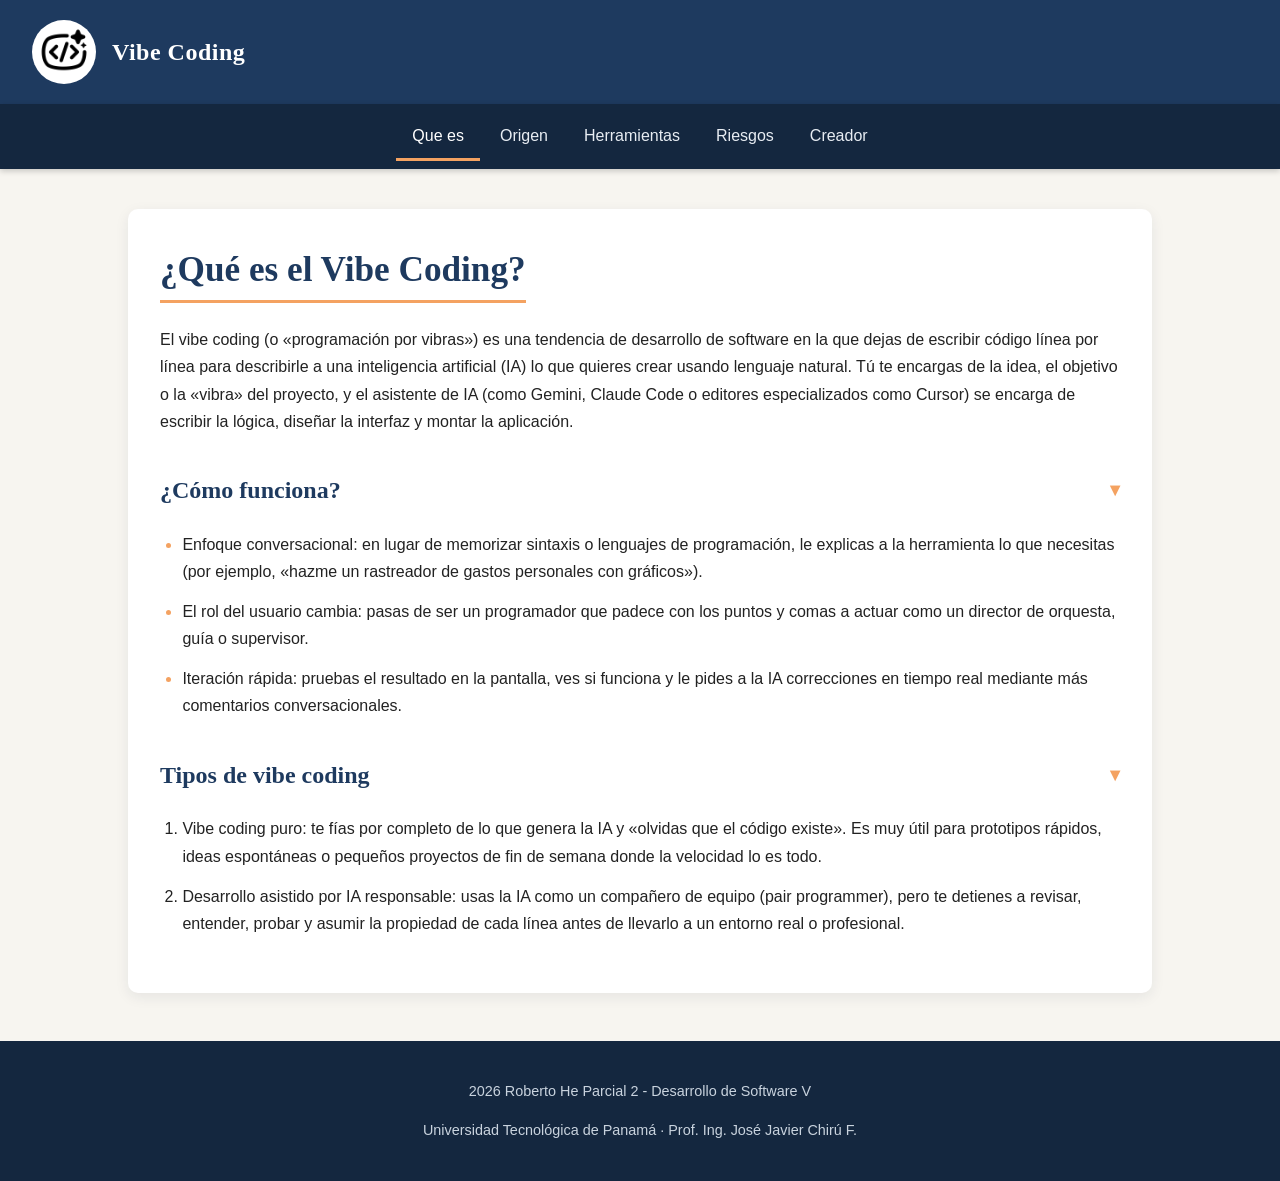
<file: index.html>
<!DOCTYPE html>
<html lang="es">
<head>
  <meta charset="UTF-8">
  <title>Vibe Coding | Qué es</title>
  <link rel="stylesheet" href="css/style.css">
</head>
<body>

  <header class="encabezado">
    <img src="img/vibecode.png" alt="Logo del sitio Vibe Coding">
    <p class="sitio-titulo">Vibe Coding</p>
  </header>

  <nav class="navbar">
    <a href="index.html" class="activo">Que es</a>
    <a href="origen.html">Origen</a>
    <a href="herramientas.html">Herramientas</a>
    <a href="riesgos.html">Riesgos</a>
    <a href="creador.html">Creador</a>
  </nav>

  <main>
    <h1>¿Qué es el Vibe Coding?</h1>
    <p>El vibe coding (o «programación por vibras») es una tendencia de desarrollo de software en la que dejas de escribir código línea por línea para describirle a una inteligencia artificial (IA) lo que quieres crear usando lenguaje natural.
    Tú te encargas de la idea, el objetivo o la «vibra» del proyecto, y el asistente de IA (como Gemini, Claude Code o editores especializados como Cursor) se encarga de escribir la lógica, diseñar la interfaz y montar la aplicación.</p>

    <h2>¿Cómo funciona?</h2>
    <ul>
      <li>Enfoque conversacional: en lugar de memorizar sintaxis o lenguajes de programación, le explicas a la herramienta lo que necesitas (por ejemplo, «hazme un rastreador de gastos personales con gráficos»).</li>
      <li>El rol del usuario cambia: pasas de ser un programador que padece con los puntos y comas a actuar como un director de orquesta, guía o supervisor.</li>
      <li>Iteración rápida: pruebas el resultado en la pantalla, ves si funciona y le pides a la IA correcciones en tiempo real mediante más comentarios conversacionales.</li>
    </ul>

    <h2>Tipos de vibe coding</h2>
    <ol>
      <li>Vibe coding puro: te fías por completo de lo que genera la IA y «olvidas que el código existe». Es muy útil para prototipos rápidos, ideas espontáneas o pequeños proyectos de fin de semana donde la velocidad lo es todo.</li>
      <li>Desarrollo asistido por IA responsable: usas la IA como un compañero de equipo (pair programmer), pero te detienes a revisar, entender, probar y asumir la propiedad de cada línea antes de llevarlo a un entorno real o profesional.</li>
    </ol>
  </main>

  <footer class="pie">
    <p>2026 Roberto He Parcial 2 - Desarrollo de Software V</p>
    <p>Universidad Tecnológica de Panamá · Prof. Ing. José Javier Chirú F.</p>
  </footer>
    <script src="js/script.js" defer></script>
</body>
</html>
</file>
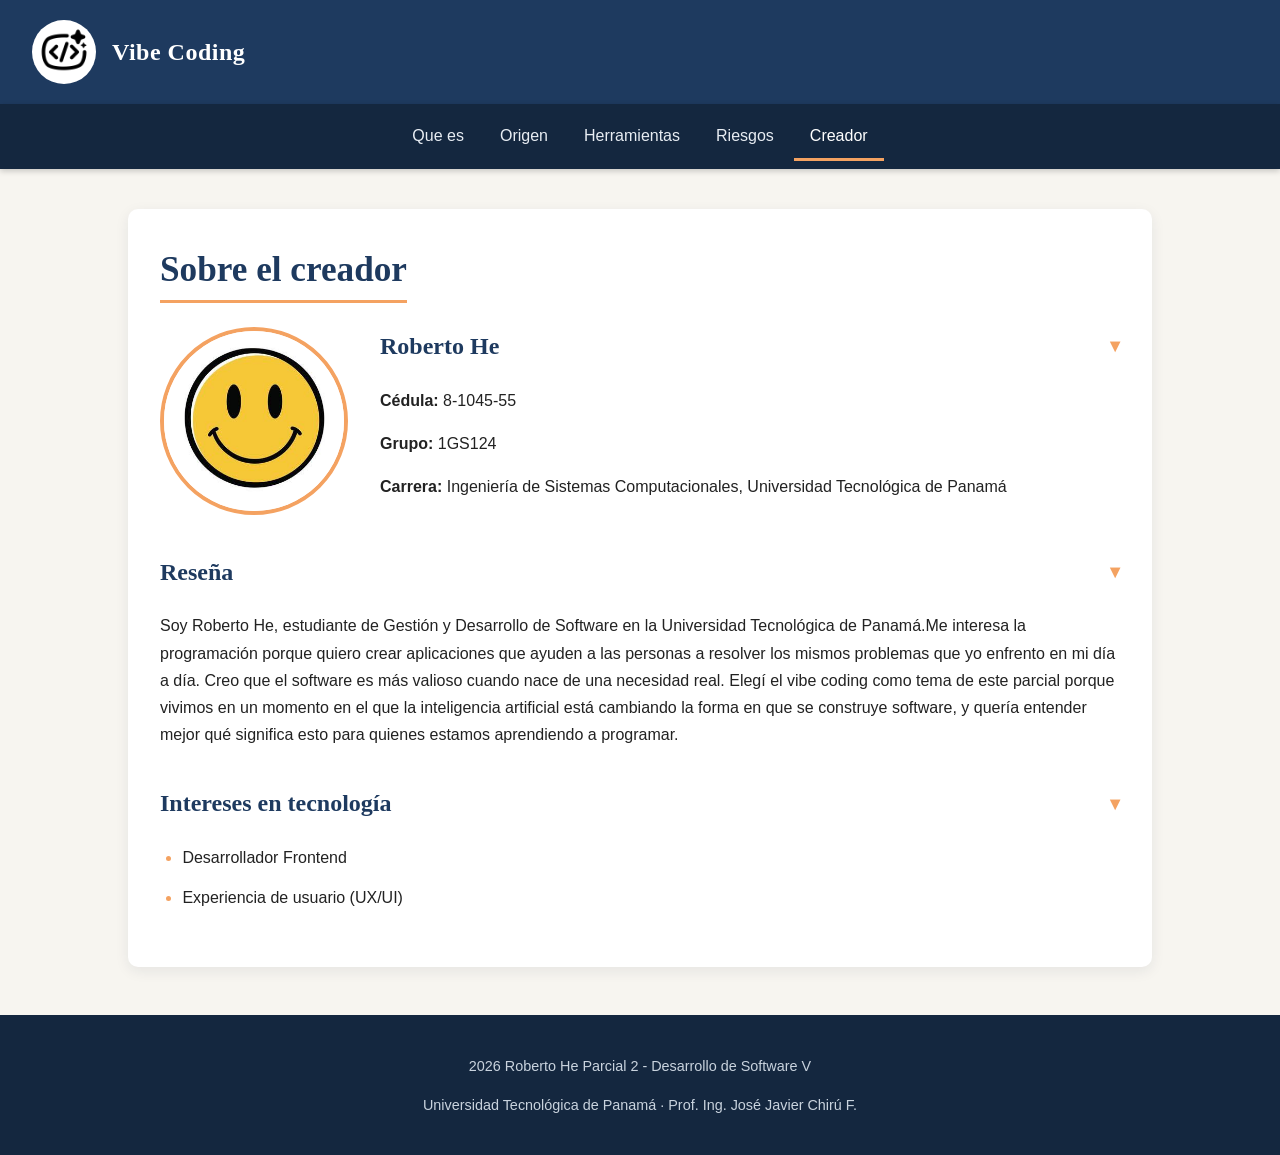
<file: creador.html>
<!DOCTYPE html>
<html lang="es">
<head>
  <meta charset="UTF-8">
  <title>Vibe Coding | Creador</title>
  <link rel="stylesheet" href="css/style.css">
</head>
<body>

  <header class="encabezado">
    <img src="img/vibecode.png" alt="Logo del sitio Vibe Coding">
    <p class="sitio-titulo">Vibe Coding</p>
  </header>

  <nav class="navbar">
    <a href="index.html">Que es</a>
    <a href="origen.html">Origen</a>
    <a href="herramientas.html">Herramientas</a>
    <a href="riesgos.html">Riesgos</a>
    <a href="creador.html" class="activo">Creador</a>
  </nav>

  <main>
    <h1>Sobre el creador</h1>

    <section class="creador">
      <img src="img/creador.jpg" alt="Fotografía de [Tu nombre]" class="foto-creador">
      <div class="creador-info">
        <h2>Roberto He</h2>
        <p><strong>Cédula:</strong> 8-1045-55</p>
        <p><strong>Grupo:</strong> 1GS124</p>
        <p><strong>Carrera:</strong> Ingeniería de Sistemas Computacionales, Universidad Tecnológica de Panamá</p>
      </div>
    </section>

    <h2>Reseña</h2>
    <p> Soy Roberto He, estudiante de Gestión y Desarrollo de Software en la Universidad Tecnológica de Panamá.Me interesa la programación porque quiero crear aplicaciones que ayuden a las personas a resolver los mismos problemas que yo enfrento en mi día a día. Creo que el software es más valioso cuando nace de una necesidad real. Elegí el vibe coding como tema de este parcial porque vivimos en un momento en el que la inteligencia artificial está cambiando la forma en que se construye software, y quería entender mejor qué significa esto para quienes estamos aprendiendo a programar.</p>

    <h2>Intereses en tecnología</h2>
    <ul>
      <li>Desarrollador Frontend</li>
      <li>Experiencia de usuario (UX/UI)</li>
    </ul>

  </main>

  <footer class="pie">
    <p>2026 Roberto He Parcial 2 - Desarrollo de Software V</p>
    <p>Universidad Tecnológica de Panamá · Prof. Ing. José Javier Chirú F.</p>
  </footer>

  <script src="js/script.js" defer></script>
</body>
</html>
</file>
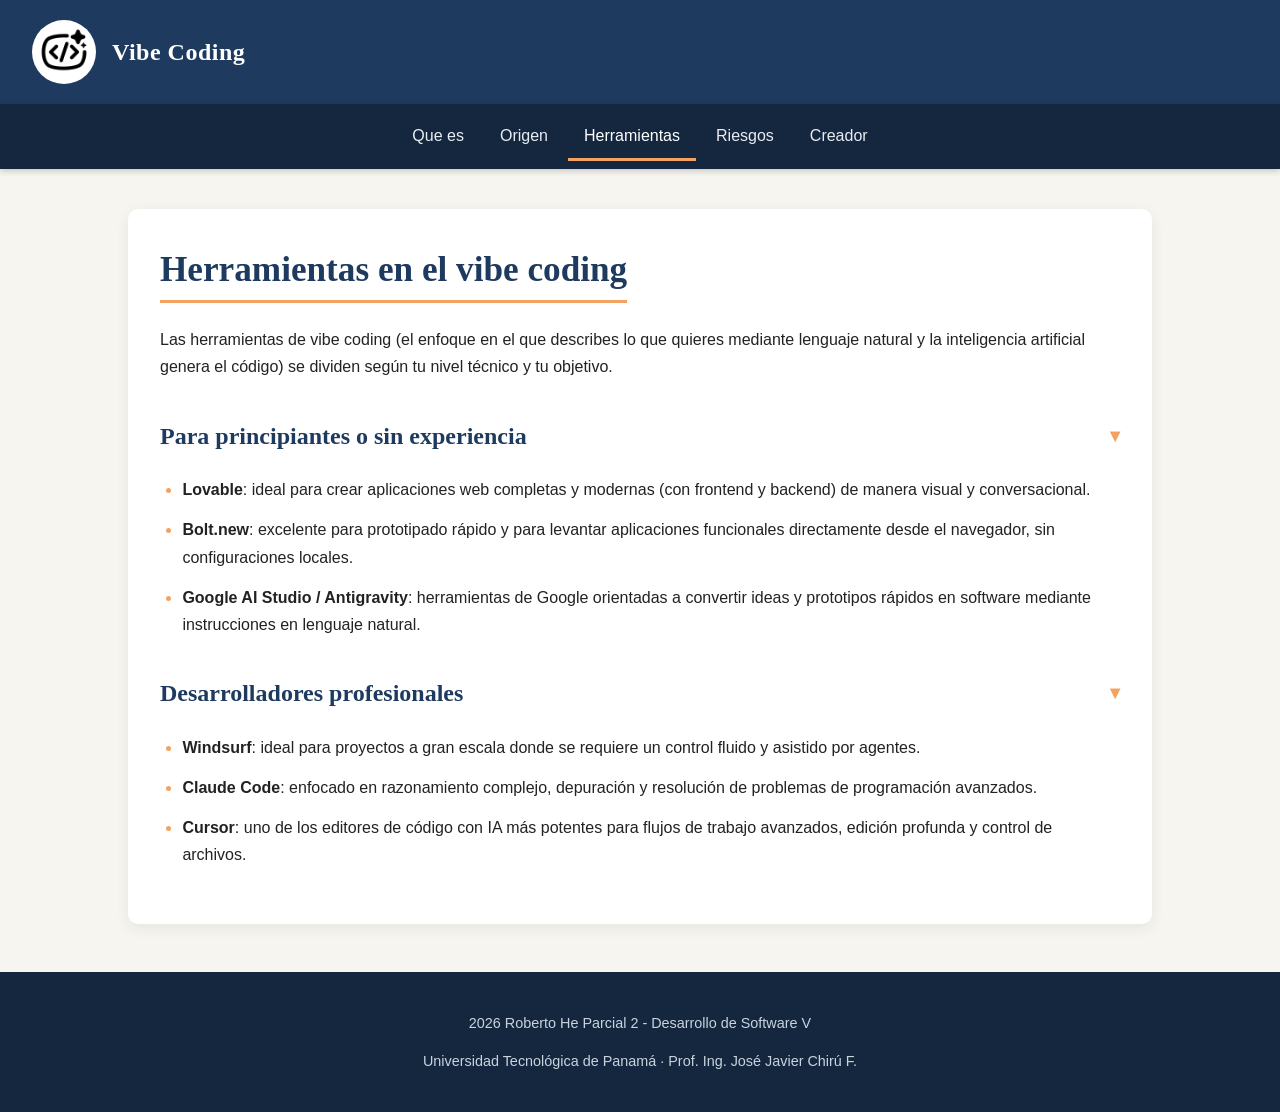
<file: herramientas.html>
<!DOCTYPE html>
<html lang="es">
<head>
  <meta charset="UTF-8">
  <title>Vibe Coding | Herramientas</title>
  <link rel="stylesheet" href="css/style.css">
</head>
<body>

  <header class="encabezado">
    <img src="img/vibecode.png" alt="Logo del sitio Vibe Coding">
    <p class="sitio-titulo">Vibe Coding</p>
  </header>
  
  <nav class="navbar">
    <a href="index.html">Que es</a>
    <a href="origen.html">Origen</a>
    <a href="herramientas.html" class="activo">Herramientas</a>
    <a href="riesgos.html">Riesgos</a>
    <a href="creador.html">Creador</a>
  </nav>

  <main>
    <h1>Herramientas en el vibe coding</h1>
    <p>Las herramientas de vibe coding (el enfoque en el que describes lo que quieres mediante lenguaje natural y la inteligencia artificial genera el código) se dividen según tu nivel técnico y tu objetivo.</p>

    <h2>Para principiantes o sin experiencia</h2>
    <ul>
      <li><strong>Lovable</strong>: ideal para crear aplicaciones web completas y modernas (con frontend y backend) de manera visual y conversacional.</li>
      <li><strong>Bolt.new</strong>: excelente para prototipado rápido y para levantar aplicaciones funcionales directamente desde el navegador, sin configuraciones locales.</li>
      <li><strong>Google AI Studio / Antigravity</strong>: herramientas de Google orientadas a convertir ideas y prototipos rápidos en software mediante instrucciones en lenguaje natural.</li>
    </ul>

    <h2>Desarrolladores profesionales</h2>
    <ul>
      <li><strong>Windsurf</strong>: ideal para proyectos a gran escala donde se requiere un control fluido y asistido por agentes.</li>
      <li><strong>Claude Code</strong>: enfocado en razonamiento complejo, depuración y resolución de problemas de programación avanzados.</li>
      <li><strong>Cursor</strong>: uno de los editores de código con IA más potentes para flujos de trabajo avanzados, edición profunda y control de archivos.</li>
    </ul>
  </main>

  <footer class="pie">
    <p>2026 Roberto He Parcial 2 - Desarrollo de Software V</p>
    <p>Universidad Tecnológica de Panamá · Prof. Ing. José Javier Chirú F.</p>
  </footer>
  <script src="js/script.js" defer></script>
</body>
</html>
</file>
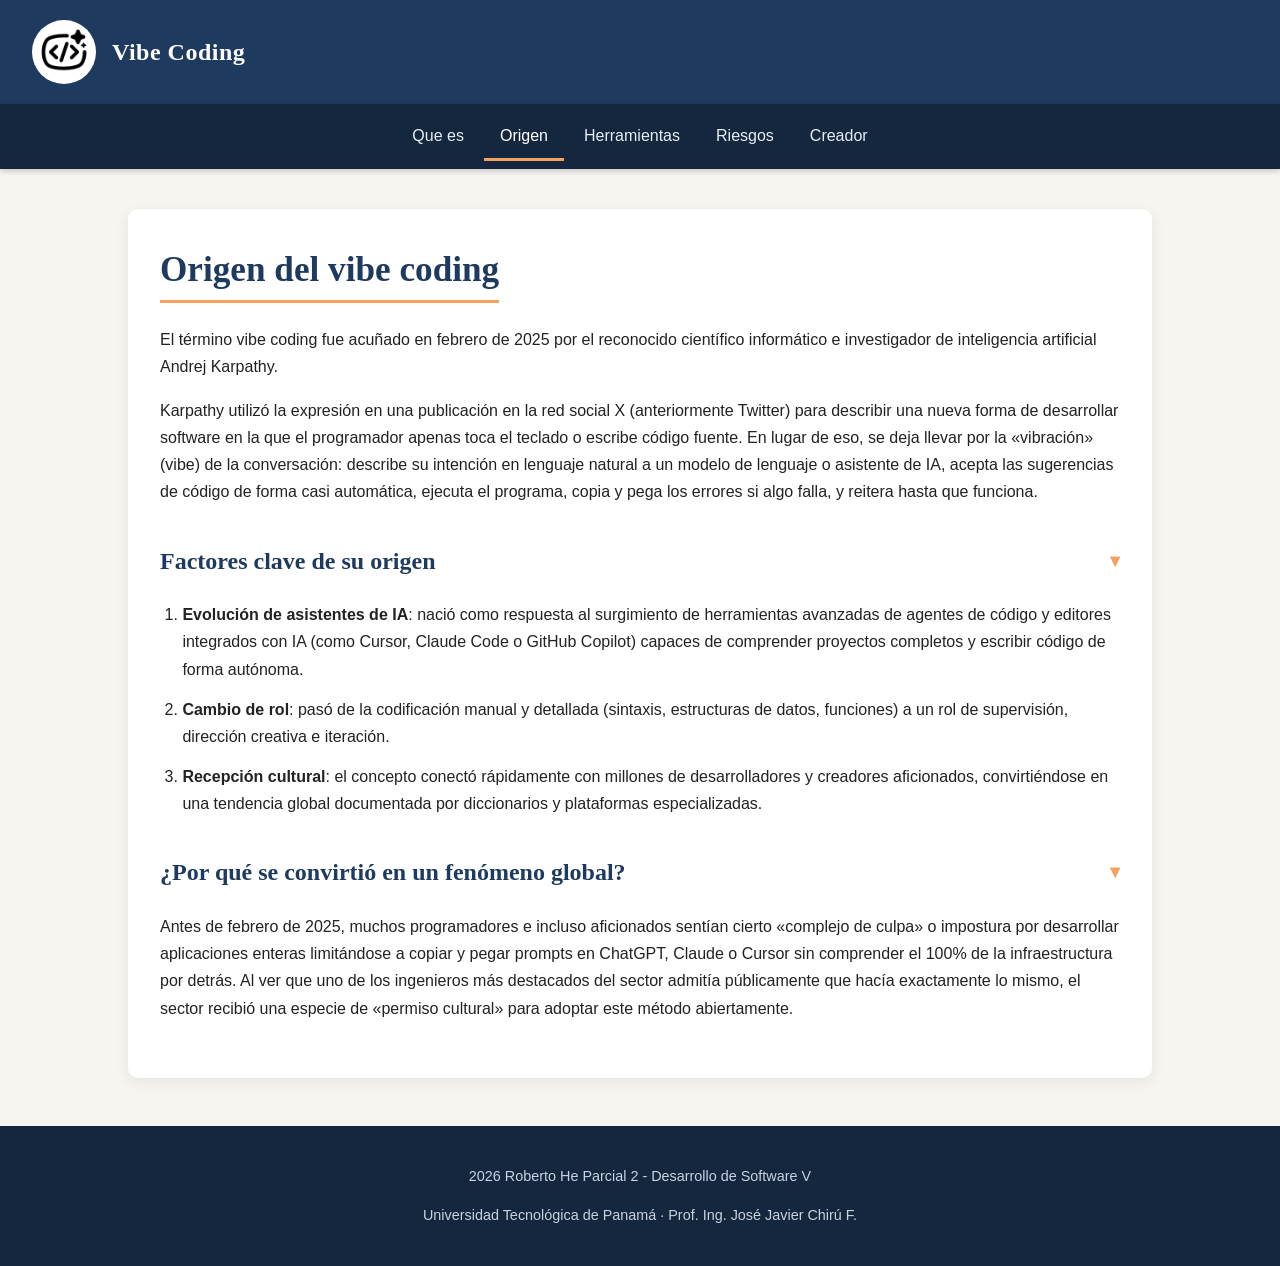
<file: origen.html>
<!DOCTYPE html>
<html lang="es">
<head>
  <meta charset="UTF-8">
  <title>Vibe Coding | Origen</title>
  <link rel="stylesheet" href="css/style.css">
</head>
<body>

  <header class="encabezado">
    <img src="img/vibecode.png" alt="Logo del sitio Vibe Coding">
    <p class="sitio-titulo">Vibe Coding</p>
  </header>

  <nav class="navbar">
    <a href="index.html">Que es</a>
    <a href="origen.html" class="activo">Origen</a>
    <a href="herramientas.html">Herramientas</a>
    <a href="riesgos.html">Riesgos</a>
    <a href="creador.html">Creador</a>
    
  </nav>

  <main>
    <h1>Origen del vibe coding</h1>
    <p>El término vibe coding fue acuñado en febrero de 2025 por el reconocido científico informático e investigador de inteligencia artificial Andrej Karpathy.</p>
    <p>Karpathy utilizó la expresión en una publicación en la red social X (anteriormente Twitter) para describir una nueva forma de desarrollar software en la que el programador apenas toca el teclado o escribe código fuente. En lugar de eso, se deja llevar por la «vibración» (vibe) de la conversación: describe su intención en lenguaje natural a un modelo de lenguaje o asistente de IA, acepta las sugerencias de código de forma casi automática, ejecuta el programa, copia y pega los errores si algo falla, y reitera hasta que funciona.</p>

    <h2>Factores clave de su origen</h2>
    <ol>
      <li><strong>Evolución de asistentes de IA</strong>: nació como respuesta al surgimiento de herramientas avanzadas de agentes de código y editores integrados con IA (como Cursor, Claude Code o GitHub Copilot) capaces de comprender proyectos completos y escribir código de forma autónoma.</li>
      <li><strong>Cambio de rol</strong>: pasó de la codificación manual y detallada (sintaxis, estructuras de datos, funciones) a un rol de supervisión, dirección creativa e iteración.</li>
      <li><strong>Recepción cultural</strong>: el concepto conectó rápidamente con millones de desarrolladores y creadores aficionados, convirtiéndose en una tendencia global documentada por diccionarios y plataformas especializadas.</li>
    </ol>

    <h2>¿Por qué se convirtió en un fenómeno global?</h2>
    <p>Antes de febrero de 2025, muchos programadores e incluso aficionados sentían cierto «complejo de culpa» o impostura por desarrollar aplicaciones enteras limitándose a copiar y pegar prompts en ChatGPT, Claude o Cursor sin comprender el 100% de la infraestructura por detrás. Al ver que uno de los ingenieros más destacados del sector admitía públicamente que hacía exactamente lo mismo, el sector recibió una especie de «permiso cultural» para adoptar este método abiertamente.</p>
  </main>

  <footer class="pie">
    <p>2026 Roberto He Parcial 2 - Desarrollo de Software V</p>
    <p>Universidad Tecnológica de Panamá · Prof. Ing. José Javier Chirú F.</p>
  </footer>
    <script src="js/script.js" defer></script>
</body>
</html>
</file>
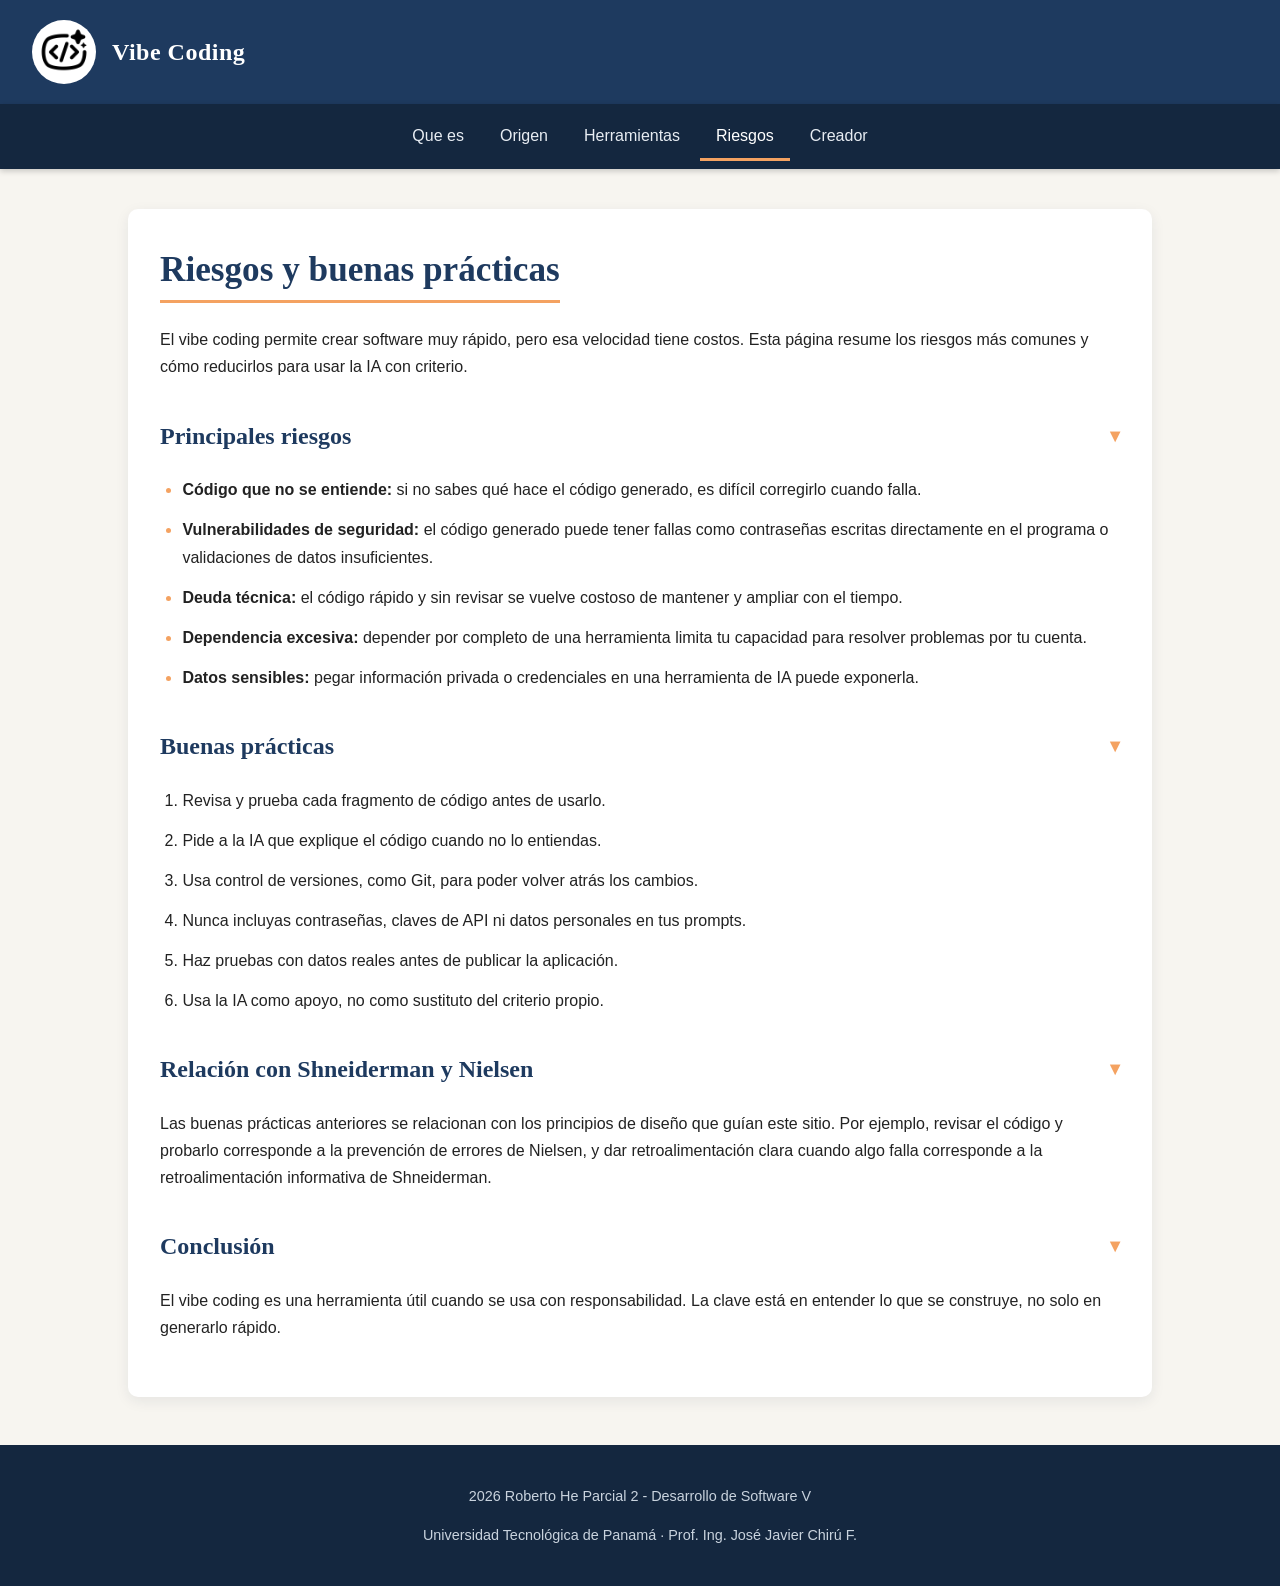
<file: riesgos.html>
<!DOCTYPE html>
<html lang="es">
<head>
  <meta charset="UTF-8">
  <title>Vibe Coding | Riesgos</title>
  <link rel="stylesheet" href="css/style.css">
</head>
<body>

  <header class="encabezado">
    <img src="img/vibecode.png" alt="Logo del sitio Vibe Coding">
    <p class="sitio-titulo">Vibe Coding</p>
  </header>

  <nav class="navbar">
    <a href="index.html">Que es</a>
    <a href="origen.html">Origen</a>
    <a href="herramientas.html">Herramientas</a>
    <a href="riesgos.html" class="activo">Riesgos</a>
    <a href="creador.html">Creador</a>
  </nav>

  <main>
    <h1>Riesgos y buenas prácticas</h1>
    <p>El vibe coding permite crear software muy rápido, pero esa velocidad tiene costos. Esta página resume los riesgos más comunes y cómo reducirlos para usar la IA con criterio.</p>

    <h2>Principales riesgos</h2>
    <ul>
      <li><strong>Código que no se entiende:</strong> si no sabes qué hace el código generado, es difícil corregirlo cuando falla.</li>
      <li><strong>Vulnerabilidades de seguridad:</strong> el código generado puede tener fallas como contraseñas escritas directamente en el programa o validaciones de datos insuficientes.</li>
      <li><strong>Deuda técnica:</strong> el código rápido y sin revisar se vuelve costoso de mantener y ampliar con el tiempo.</li>
      <li><strong>Dependencia excesiva:</strong> depender por completo de una herramienta limita tu capacidad para resolver problemas por tu cuenta.</li>
      <li><strong>Datos sensibles:</strong> pegar información privada o credenciales en una herramienta de IA puede exponerla.</li>
    </ul>

    <h2>Buenas prácticas</h2>
    <ol>
      <li>Revisa y prueba cada fragmento de código antes de usarlo.</li>
      <li>Pide a la IA que explique el código cuando no lo entiendas.</li>
      <li>Usa control de versiones, como Git, para poder volver atrás los cambios.</li>
      <li>Nunca incluyas contraseñas, claves de API ni datos personales en tus prompts.</li>
      <li>Haz pruebas con datos reales antes de publicar la aplicación.</li>
      <li>Usa la IA como apoyo, no como sustituto del criterio propio.</li>
    </ol>

    <h2>Relación con Shneiderman y Nielsen</h2>
    <p>Las buenas prácticas anteriores se relacionan con los principios de diseño que guían este sitio. Por ejemplo, revisar el código y probarlo corresponde a la prevención de errores de Nielsen, y dar retroalimentación clara cuando algo falla corresponde a la retroalimentación informativa de Shneiderman.</p>

    <h2>Conclusión</h2>
    <p>El vibe coding es una herramienta útil cuando se usa con responsabilidad. La clave está en entender lo que se construye, no solo en generarlo rápido.</p>
  </main>

  <footer class="pie">
    <p>2026 Roberto He Parcial 2 - Desarrollo de Software V</p>
    <p>Universidad Tecnológica de Panamá · Prof. Ing. José Javier Chirú F.</p>
  </footer>

  <script src="js/script.js" defer></script>
</body>
</html>
</file>
<file: css/style.css>
html {
  scroll-behavior: smooth;
}

body {
  margin: 0;
  font-family: 'Segoe UI', Roboto, Arial, sans-serif;
  font-size: 1rem;
  line-height: 1.7;
  color: #222222;
  background-color: #f7f5f0;
}

img {
  max-width: 100%;
  height: auto;
  display: block;
}

a {
  color: #1e3a5f;
  text-decoration: none;
}

a:hover {
  text-decoration: underline;
}

a:focus-visible,
button:focus-visible {
  outline: 3px solid #f4a261;
  outline-offset: 3px;
  border-radius: 4px;
}

.encabezado {
  display: flex;
  align-items: center;
  gap: 1rem;
  padding: 1.25rem 2rem;
  background-color: #1e3a5f;
  color: #ffffff;
}

.encabezado img {
  width: 56px;
  height: 56px;
  object-fit: contain;
  border-radius: 50%;
  background-color: #ffffff;
  padding: 4px;
}

.sitio-titulo {
  margin: 0;
  font-family: Georgia, 'Times New Roman', serif;
  font-size: 1.5rem;
  font-weight: bold;
  letter-spacing: 0.5px;
}

.menu-toggle {
  display: none;
  width: 100%;
  padding: 0.75rem 1rem;
  background-color: #14273f;
  color: #ffffff;
  border: none;
  border-top: 1px solid rgba(255, 255, 255, 0.1);
  font-size: 1.05rem;
  font-weight: 600;
  cursor: pointer;
  text-align: center;
}

.navbar {
  position: sticky;
  top: 0;
  z-index: 100;
  display: flex;
  flex-wrap: wrap;
  justify-content: center;
  gap: 0.25rem;
  padding: 0.5rem 1rem;
  background-color: #14273f;
  box-shadow: 0 2px 6px rgba(0, 0, 0, 0.2);
}

.navbar a {
  padding: 0.6rem 1rem;
  color: #e8edf3;
  font-weight: 500;
  border-bottom: 3px solid transparent;
  transition: background-color 0.2s ease, border-color 0.2s ease;
}

.navbar a:hover {
  text-decoration: none;
  background-color: rgba(255, 255, 255, 0.08);
}

.navbar a.activo {
  color: #ffffff;
  border-bottom-color: #f4a261;
}

main {
  max-width: 960px;
  margin: 2.5rem auto;
  padding: 2.5rem 2rem;
  background-color: #ffffff;
  border-radius: 10px;
  box-shadow: 0 4px 14px rgba(20, 39, 63, 0.08);
}

main h1 {
  margin-top: 0;
  font-family: Georgia, 'Times New Roman', serif;
  font-size: 2.2rem;
  color: #1e3a5f;
  line-height: 1.2;
  padding-bottom: 0.5rem;
  border-bottom: 3px solid #f4a261;
  display: inline-block;
}

main h2 {
  margin-top: 2.2rem;
  font-family: Georgia, 'Times New Roman', serif;
  font-size: 1.5rem;
  color: #1e3a5f;
}

main h3 {
  font-size: 1.2rem;
  color: #1e3a5f;
}

main p {
  margin: 0 0 1rem;
  color: #222222;
}

main ul,
main ol {
  padding-left: 1.4rem;
}

main li {
  margin-bottom: 0.8rem;
}

main ul li::marker {
  color: #f4a261;
}

.acordeon {
  cursor: pointer;
  user-select: none;
  display: flex;
  align-items: center;
  justify-content: space-between;
}

.acordeon::after {
  content: ' ▾';
  font-size: 0.8em;
  color: #f4a261;
  margin-left: 0.5rem;
}

.acordeon[aria-expanded="false"]::after {
  content: ' ▸';
}

/* Panel de sección ocultable */
.panel-seccion {
  transition: all 0.3s ease;
}

.panel-seccion.oculto {
  display: none;
}


.volver-arriba {
  position: fixed;
  right: 1.5rem;
  bottom: 1.5rem;
  width: 48px;
  height: 48px;
  border: none;
  border-radius: 50%;
  background-color: #f4a261;
  color: #14273f;
  font-size: 1.4rem;
  font-weight: bold;
  cursor: pointer;
  opacity: 0;
  pointer-events: none;
  box-shadow: 0 4px 10px rgba(0, 0, 0, 0.15);
  transition: opacity 0.3s ease, transform 0.2s ease;
  z-index: 99;
}

.volver-arriba:hover {
  transform: translateY(-3px);
}

.volver-arriba.visible {
  opacity: 1;
  pointer-events: auto;
}

.pie {
  margin-top: 3rem;
  padding: 1.5rem 2rem;
  text-align: center;
  background-color: #14273f;
  color: #c9d3de;
  font-size: 0.9rem;
}

.creador {
  display: flex;
  flex-wrap: wrap;
  gap: 2rem;
  align-items: center;
  margin-bottom: 2rem;
}

.foto-creador {
  width: 180px;
  height: 180px;
  object-fit: cover;
  border-radius: 50%;
  border: 4px solid #f4a261;
}

.creador-info {
  flex: 1;
  min-width: 220px;
}

.creador-info h2 {
  margin-top: 0;
}
</file>
